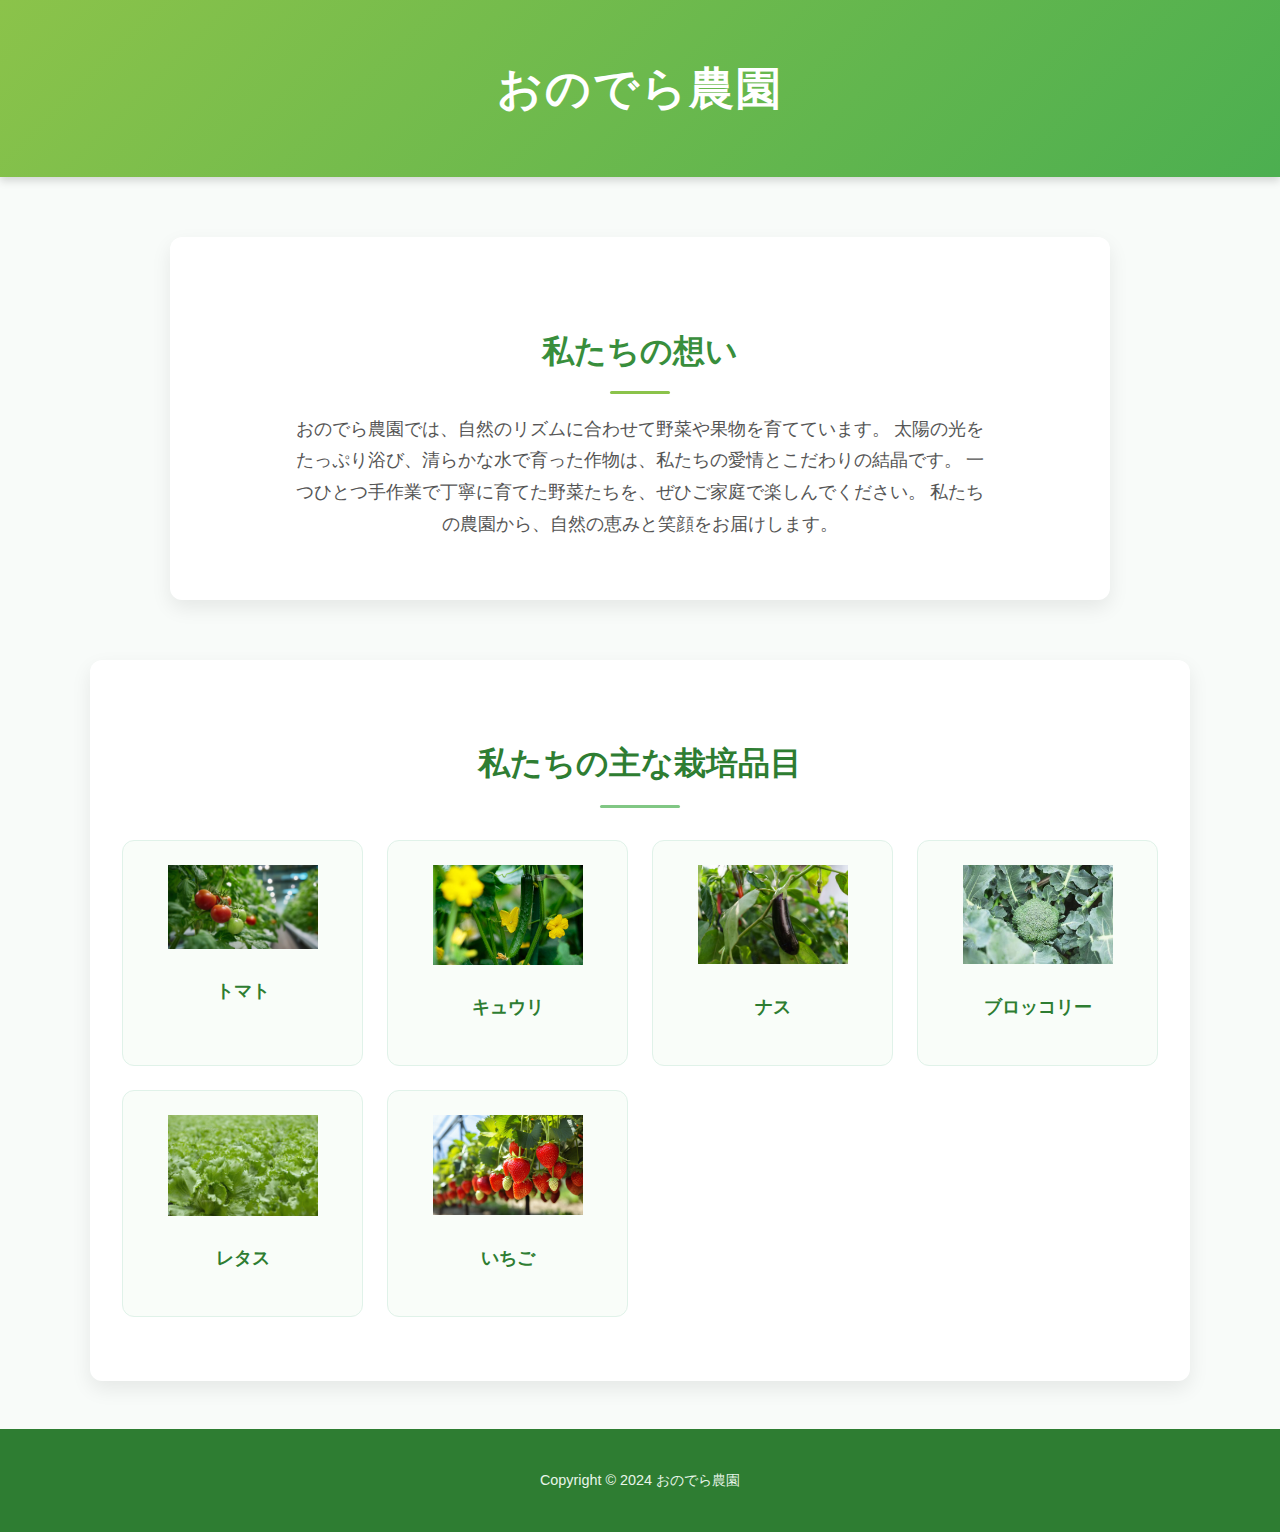
<file: index.html>
<!DOCTYPE html>
<html lang="ja">
<head>
    <meta charset="UTF-8">
    <meta name="viewport" content="width=device-width, initial-scale=1.0">
    <title>おのでら農園 - 自然の恵みをお届けします</title>
    <link rel="stylesheet" href="style.css">
</head>
<body>

<header>
    <h1>おのでら農園</h1>
</header>

<!-- 生産者の想いセクション -->
<section class="farmer-thoughts">
    <div class="thoughts-container">
        <h2>私たちの想い</h2>
        <p>
            おのでら農園では、自然のリズムに合わせて野菜や果物を育てています。  
            太陽の光をたっぷり浴び、清らかな水で育った作物は、私たちの愛情とこだわりの結晶です。  
            一つひとつ手作業で丁寧に育てた野菜たちを、ぜひご家庭で楽しんでください。  
            私たちの農園から、自然の恵みと笑顔をお届けします。
        </p>
    </div>
</section>

<main class="container">
    <section class="section" id="products">
        <h2 class="section-title">私たちの主な栽培品目</h2>
        <ul class="item-list">
            <li>
                <a href="pages/tomato.html">
                    <img src="images/tomato.jpg" alt="トマト" width="150">
                    <p>トマト</p>
                </a>
            </li>
            <li>
                <a href="pages/cucumber.html">
                    <img src="images/cucumber.jpg" alt="キュウリ" width="150">
                    <p>キュウリ</p>
                </a>
            </li>
            <li>
                <a href="pages/nasu.html">
                    <img src="images/nasu.jpg" alt="ナス" width="150">
                    <p>ナス</p>
                </a>
            </li>
            <li>
                <a href="pages/broccoli.html">
                    <img src="images/broccoli.jpg" alt="ブロッコリー" width="150">
                    <p>ブロッコリー</p>
                </a>
            </li>
             <li>
                <a href="pages/lettuce.html">
                    <img src="images/lettuce.jpg" alt="レタス" width="150">
                    <p>レタス</p>
                </a>
            </li>
            <li>
                <a href="pages/strawberry.html">
                    <img src="images/strawberry.jpg" alt="いちご" width="150">
                    <p>いちご</p>
                </a>
            </li>
        </ul>
    </section>
</main>

<footer>
    <p>Copyright © 2024 おのでら農園</p>
</footer>

</body>
</html>
</file>
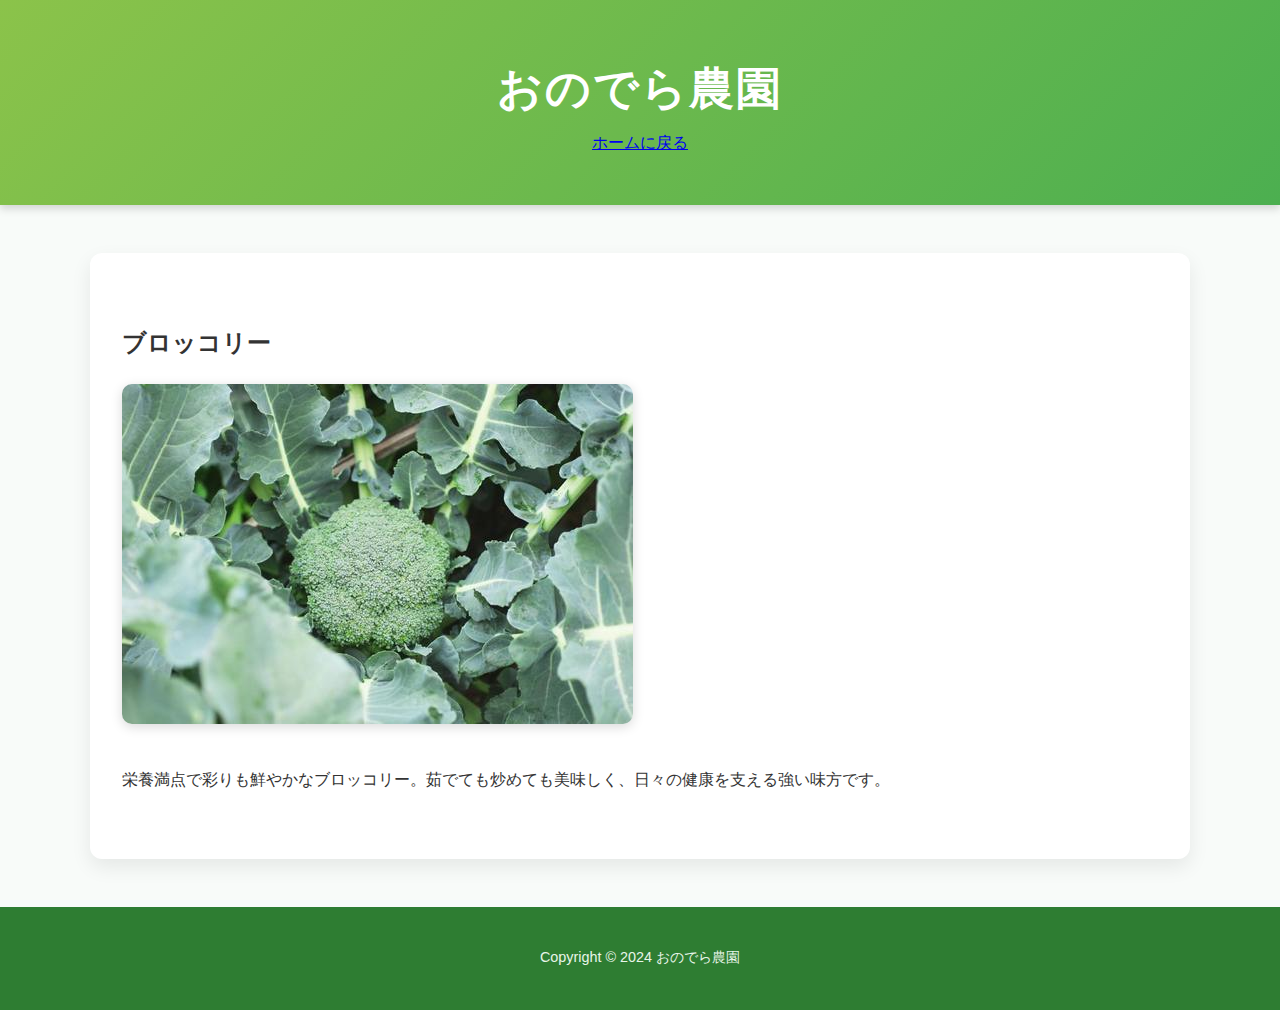
<file: broccoli.html>
<!DOCTYPE html>
<html lang="ja">
<head>
    <meta charset="UTF-8">
    <meta name="viewport" content="width=device-width, initial-scale=1.0">
    <title>ブロッコリー - おのでら農園</title>
    <link rel="stylesheet" href="style.css">
</head>
<body>

    <header>
        <h1>おのでら農園</h1>
        <nav>
            <a href="index.html">ホームに戻る</a>
        </nav>
    </header>

    <main class="container">
        <section class="section">
            <h2>ブロッコリー</h2>
            <img src="images/broccoli.jpg" alt="ブロッコリーの写真" class="product-image">
            <p>栄養満点で彩りも鮮やかなブロッコリー。茹でても炒めても美味しく、日々の健康を支える強い味方です。</p>
        </section>
    </main>

    <footer>
        <p>Copyright © 2024 おのでら農園</p>
    </footer>

</body>
</html>
</file>
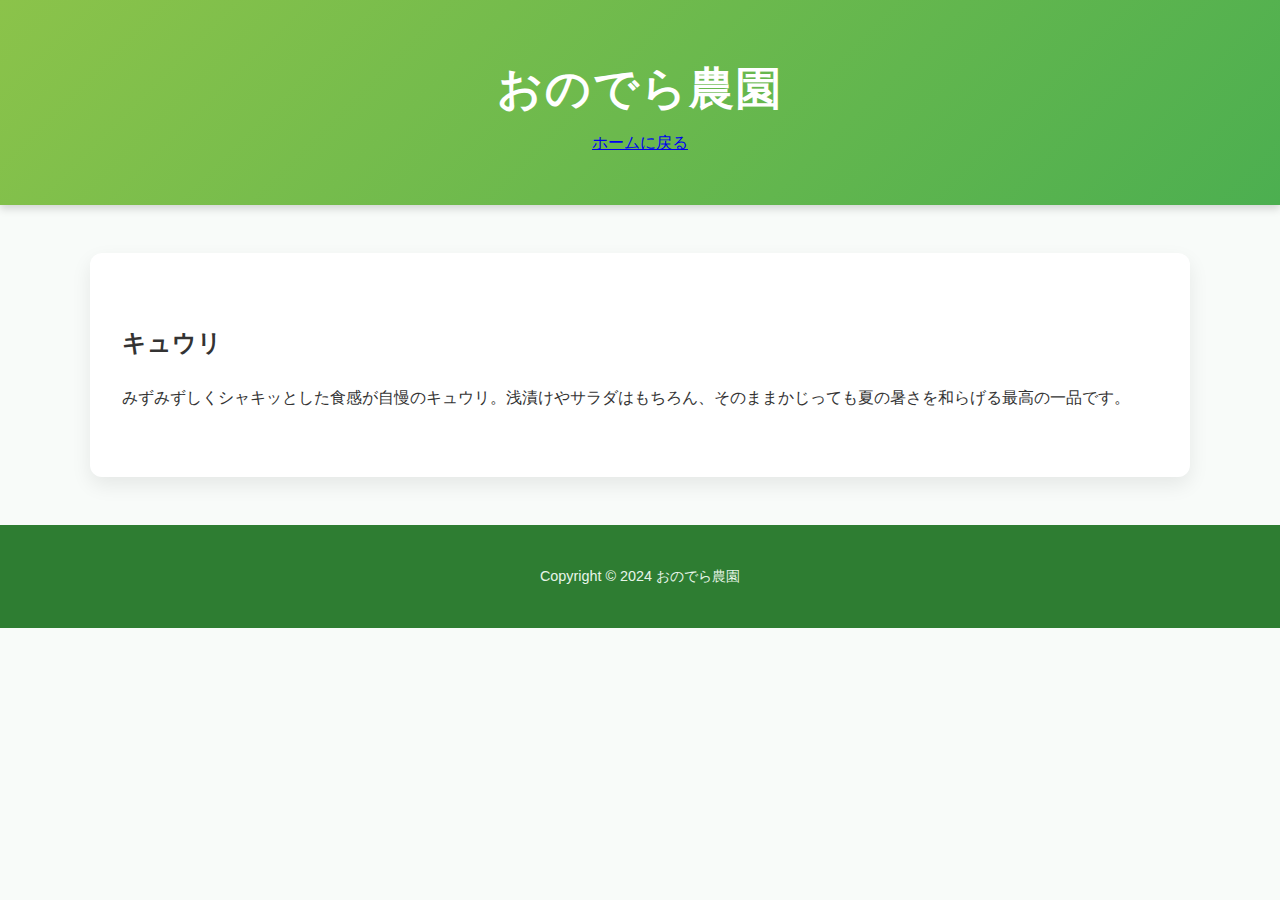
<file: cucumber.html>
<!DOCTYPE html>
<html lang="ja">
<head>
    <meta charset="UTF-8">
    <meta name="viewport" content="width=device-width, initial-scale=1.0">
    <title>キュウリ - おのでら農園</title>
    <link rel="stylesheet" href="style.css">
</head>
<body>

    <header>
        <h1>おのでら農園</h1>
        <nav>
            <a href="index.html">ホームに戻る</a>
        </nav>
    </header>

    <main class="container">
        <section class="section">
            <h2>キュウリ</h2>
            <p>みずみずしくシャキッとした食感が自慢のキュウリ。浅漬けやサラダはもちろん、そのままかじっても夏の暑さを和らげる最高の一品です。</p>
        </section>
    </main>

    <footer>
        <p>Copyright © 2024 おのでら農園</p>
    </footer>

</body>
</html>
</file>
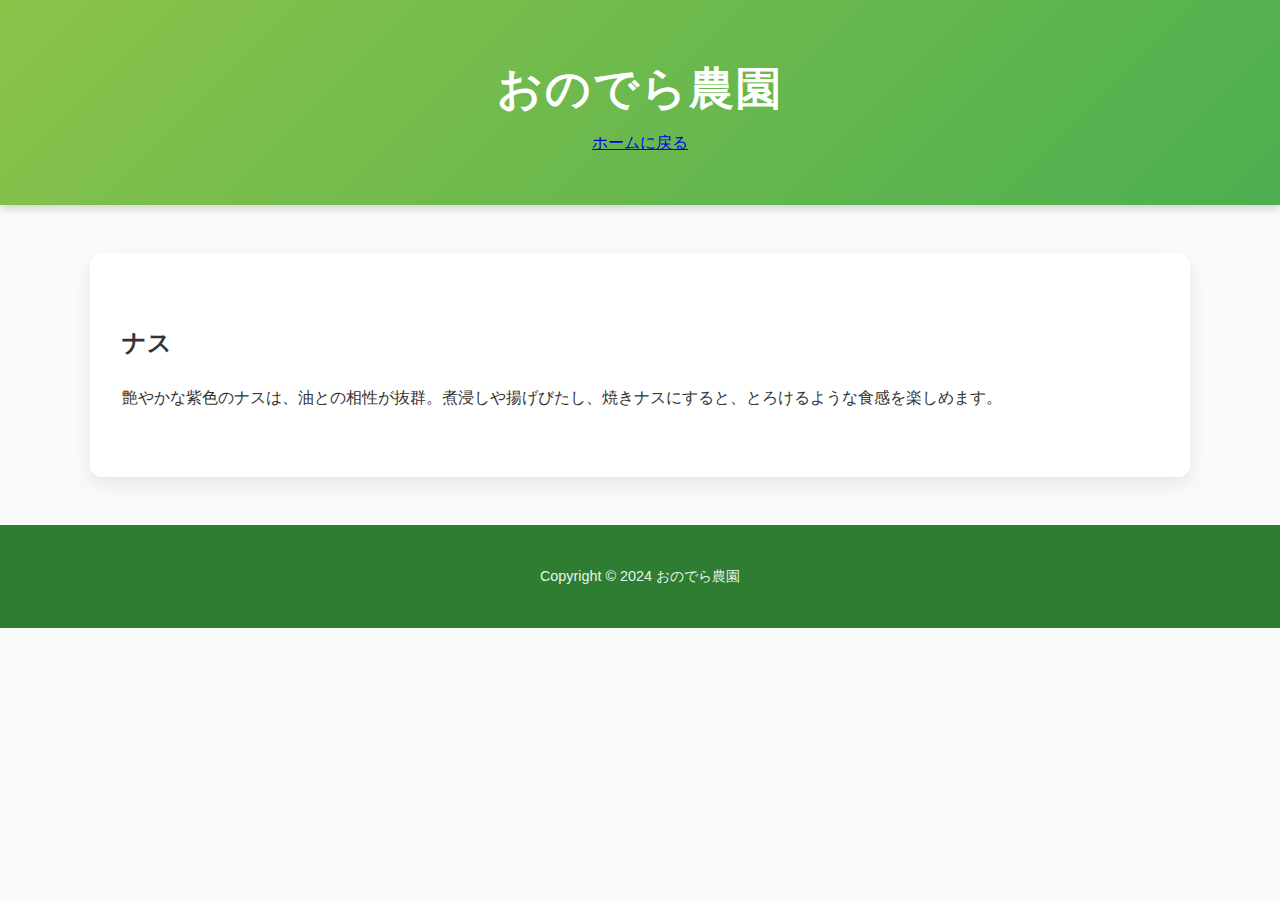
<file: eggplant.html>
<!DOCTYPE html>
<html lang="ja">
<head>
    <meta charset="UTF-8">
    <meta name="viewport" content="width=device-width, initial-scale=1.0">
    <title>ナス - おのでら農園</title>
    <link rel="stylesheet" href="style.css">
</head>
<body>

    <header>
        <h1>おのでら農園</h1>
        <nav>
            <a href="index.html">ホームに戻る</a>
        </nav>
    </header>

    <main class="container">
        <section class="section">
            <h2>ナス</h2>
            <p>艶やかな紫色のナスは、油との相性が抜群。煮浸しや揚げびたし、焼きナスにすると、とろけるような食感を楽しめます。</p>
        </section>
    </main>

    <footer>
        <p>Copyright © 2024 おのでら農園</p>
    </footer>

</body>
</html>
</file>
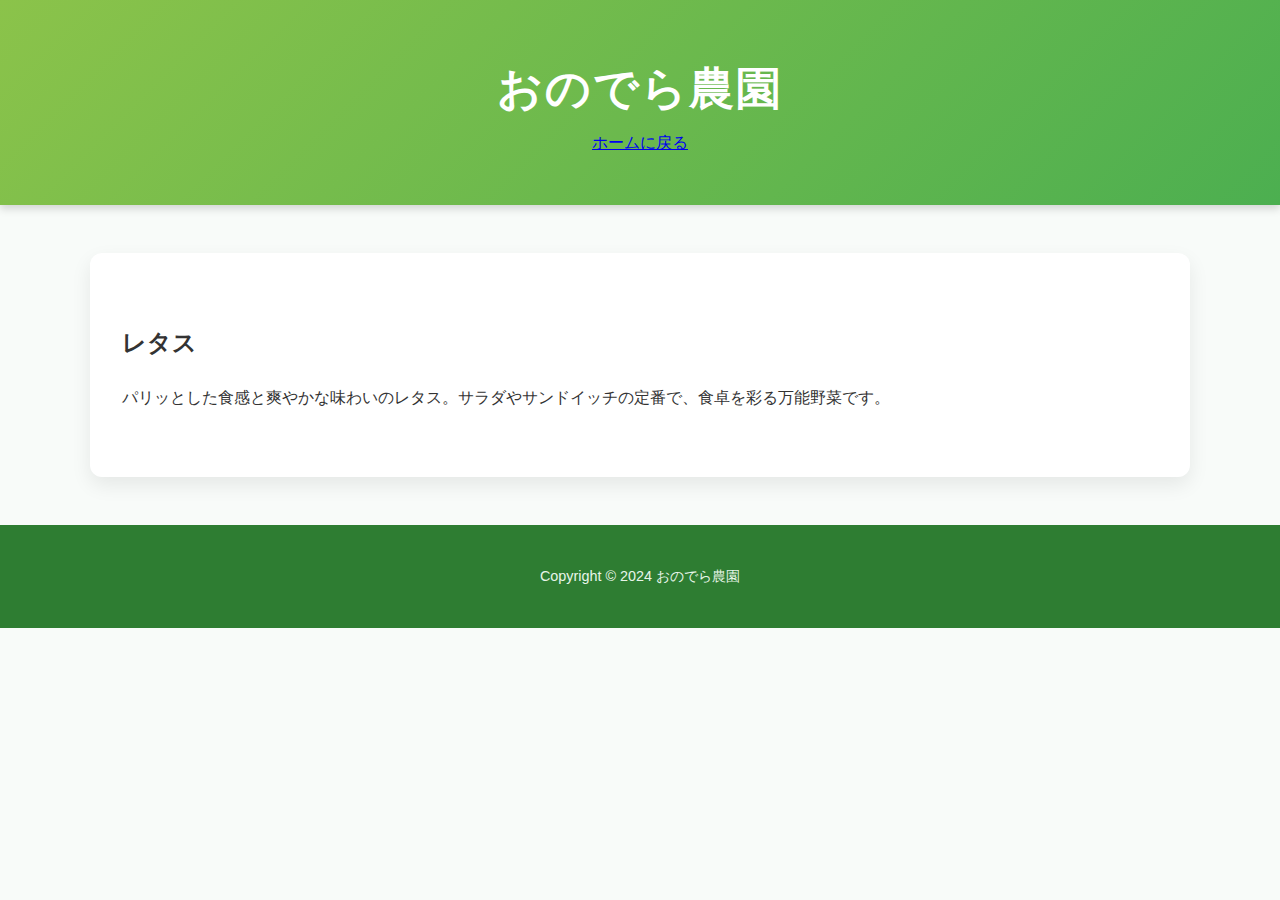
<file: lettuce.html>
<!DOCTYPE html>
<html lang="ja">
<head>
    <meta charset="UTF-8">
    <meta name="viewport" content="width=device-width, initial-scale=1.0">
    <title>レタス - おのでら農園</title>
    <link rel="stylesheet" href="style.css">
</head>
<body>

    <header>
        <h1>おのでら農園</h1>
        <nav>
            <a href="index.html">ホームに戻る</a>
        </nav>
    </header>

    <main class="container">
        <section class="section">
            <h2>レタス</h2>
            <p>パリッとした食感と爽やかな味わいのレタス。サラダやサンドイッチの定番で、食卓を彩る万能野菜です。</p>
        </section>
    </main>

    <footer>
        <p>Copyright © 2024 おのでら農園</p>
    </footer>

</body>
</html>
</file>
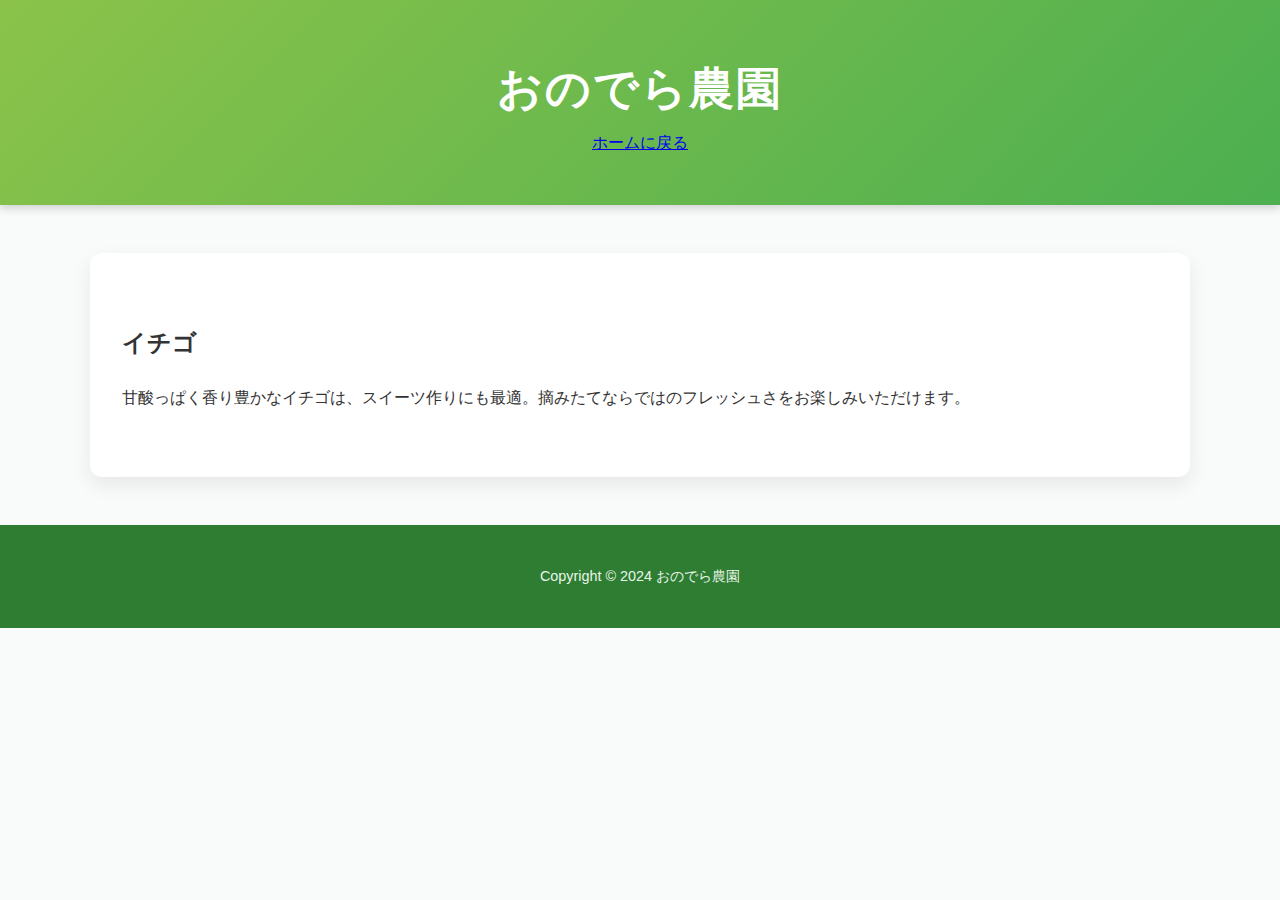
<file: strawberry.html>
<!DOCTYPE html>
<html lang="ja">
<head>
    <meta charset="UTF-8">
    <meta name="viewport" content="width=device-width, initial-scale=1.0">
    <title>イチゴ - おのでら農園</title>
    <link rel="stylesheet" href="style.css">
</head>
<body>

    <header>
        <h1>おのでら農園</h1>
        <nav>
            <a href="index.html">ホームに戻る</a>
        </nav>
    </header>

    <main class="container">
        <section class="section">
            <h2>イチゴ</h2>
            <p>甘酸っぱく香り豊かなイチゴは、スイーツ作りにも最適。摘みたてならではのフレッシュさをお楽しみいただけます。</p>
        </section>
    </main>

    <footer>
        <p>Copyright © 2024 おのでら農園</p>
    </footer>

</body>
</html>
</file>
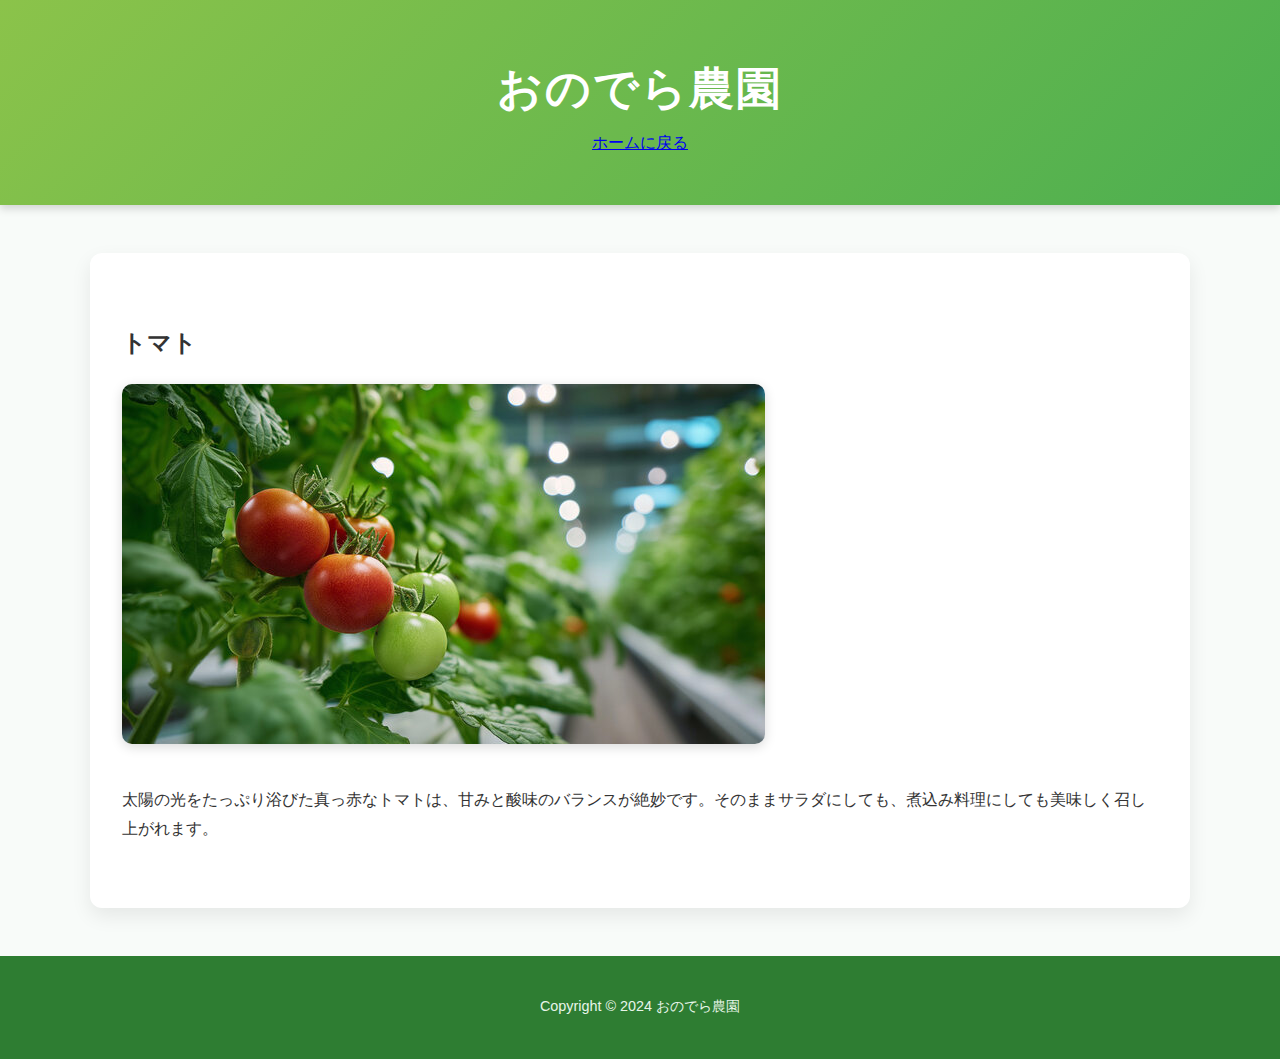
<file: tomato.html>
<!DOCTYPE html>
<html lang="ja">
<head>
    <meta charset="UTF-8">
    <meta name="viewport" content="width=device-width, initial-scale=1.0">
    <title>トマト - おのでら農園</title>
    <link rel="stylesheet" href="style.css">
</head>
<body>

    <header>
        <h1>おのでら農園</h1>
        <nav>
            <a href="index.html">ホームに戻る</a>
        </nav>
    </header>

    <main class="container">
        <section class="section">
            <h2>トマト</h2>
            <img src="images/tomato.jpg" alt="トマトの写真" class="product-image">
            <p>太陽の光をたっぷり浴びた真っ赤なトマトは、甘みと酸味のバランスが絶妙です。そのままサラダにしても、煮込み料理にしても美味しく召し上がれます。</p>
        </section>
    </main>

    <footer>
        <p>Copyright © 2024 おのでら農園</p>
    </footer>

</body>
</html>
</file>
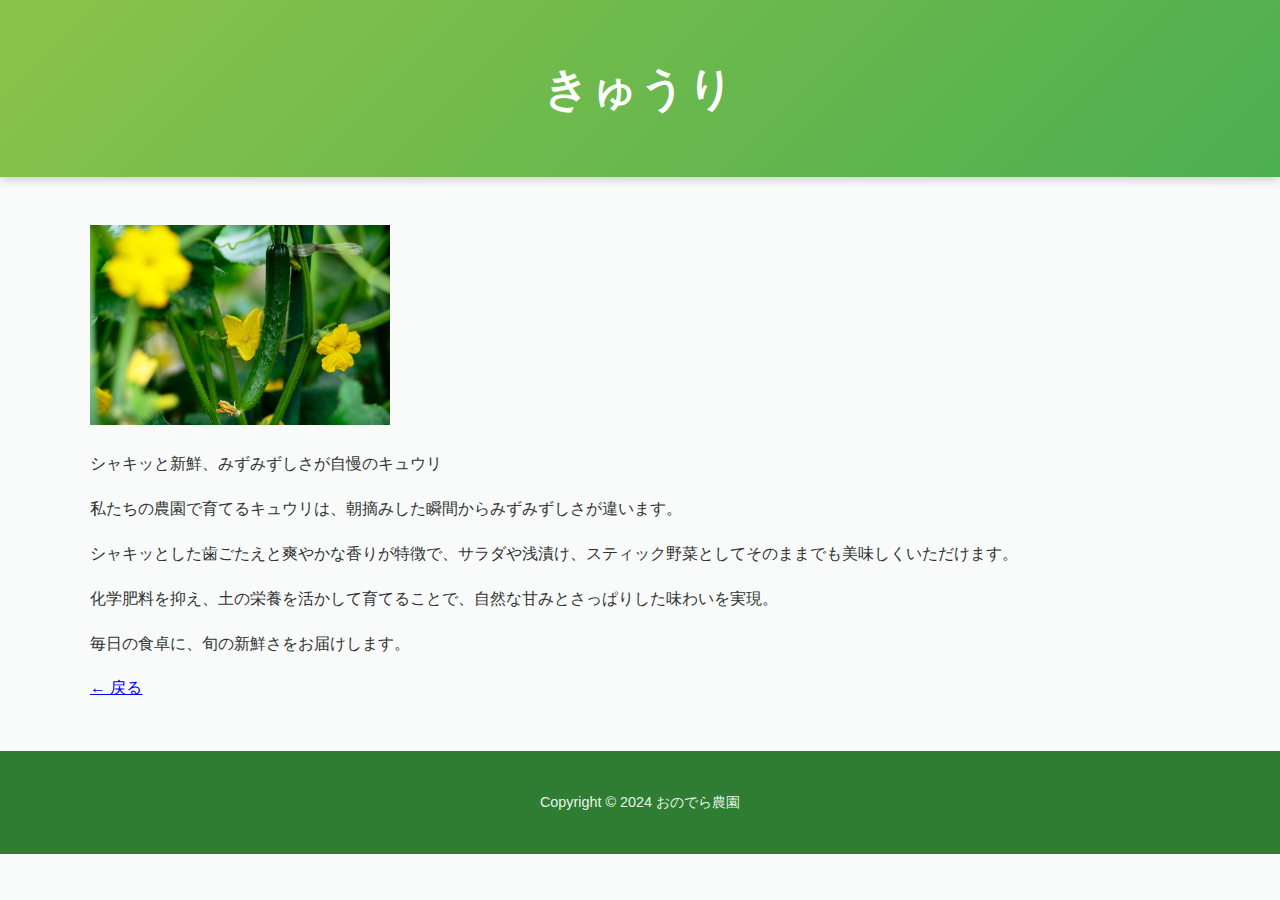
<file: pages/cucumber.html>
<!DOCTYPE html>
<html lang="ja">
<head>
    <meta charset="UTF-8">
    <meta name="viewport" content="width=device-width, initial-scale=1.0">
    <title>きゅうり - おのでら農園</title>
    <link rel="stylesheet" href="../style.css">
</head>
<body>
<header>
    <h1>きゅうり</h1>
</header>

<main class="container">
    <img src="../images/cucumber.jpg" alt="きゅうり" width="300">
    <p>シャキッと新鮮、みずみずしさが自慢のキュウリ</p>
    <p>私たちの農園で育てるキュウリは、朝摘みした瞬間からみずみずしさが違います。</p>
    <p>シャキッとした歯ごたえと爽やかな香りが特徴で、サラダや浅漬け、スティック野菜としてそのままでも美味しくいただけます。</p>
    <p>化学肥料を抑え、土の栄養を活かして育てることで、自然な甘みとさっぱりした味わいを実現。</p>
    <p>毎日の食卓に、旬の新鮮さをお届けします。</p>
    
    <p><a href="../index.html">← 戻る</a></p>
</main>

<footer>
    <p>Copyright © 2024 おのでら農園</p>
</footer>
</body>
</html>
</file>
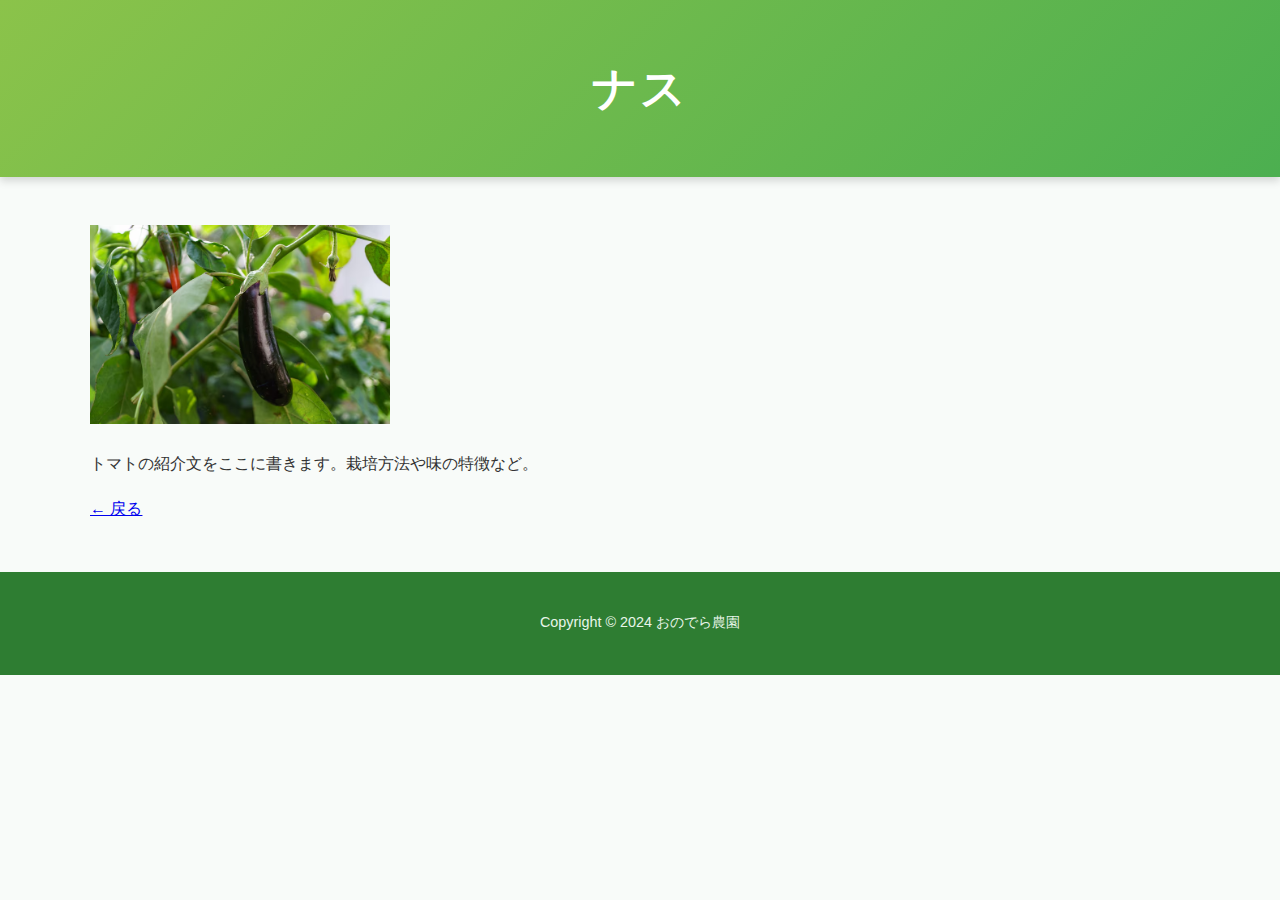
<file: pages/eggplant.html>
<!DOCTYPE html>
<html lang="ja">
<head>
    <meta charset="UTF-8">
    <meta name="viewport" content="width=device-width, initial-scale=1.0">
    <title>ナス - おのでら農園</title>
    <link rel="stylesheet" href="../style.css">
</head>
<body>
<header>
    <h1>ナス</h1>
</header>

<main class="container">
    <img src="../images/nasu.jpg" alt="ナス" width="300">
    <p>トマトの紹介文をここに書きます。栽培方法や味の特徴など。</p>
    <p><a href="../index.html">← 戻る</a></p>
</main>

<footer>
    <p>Copyright © 2024 おのでら農園</p>
</footer>
</body>
</html>
</file>
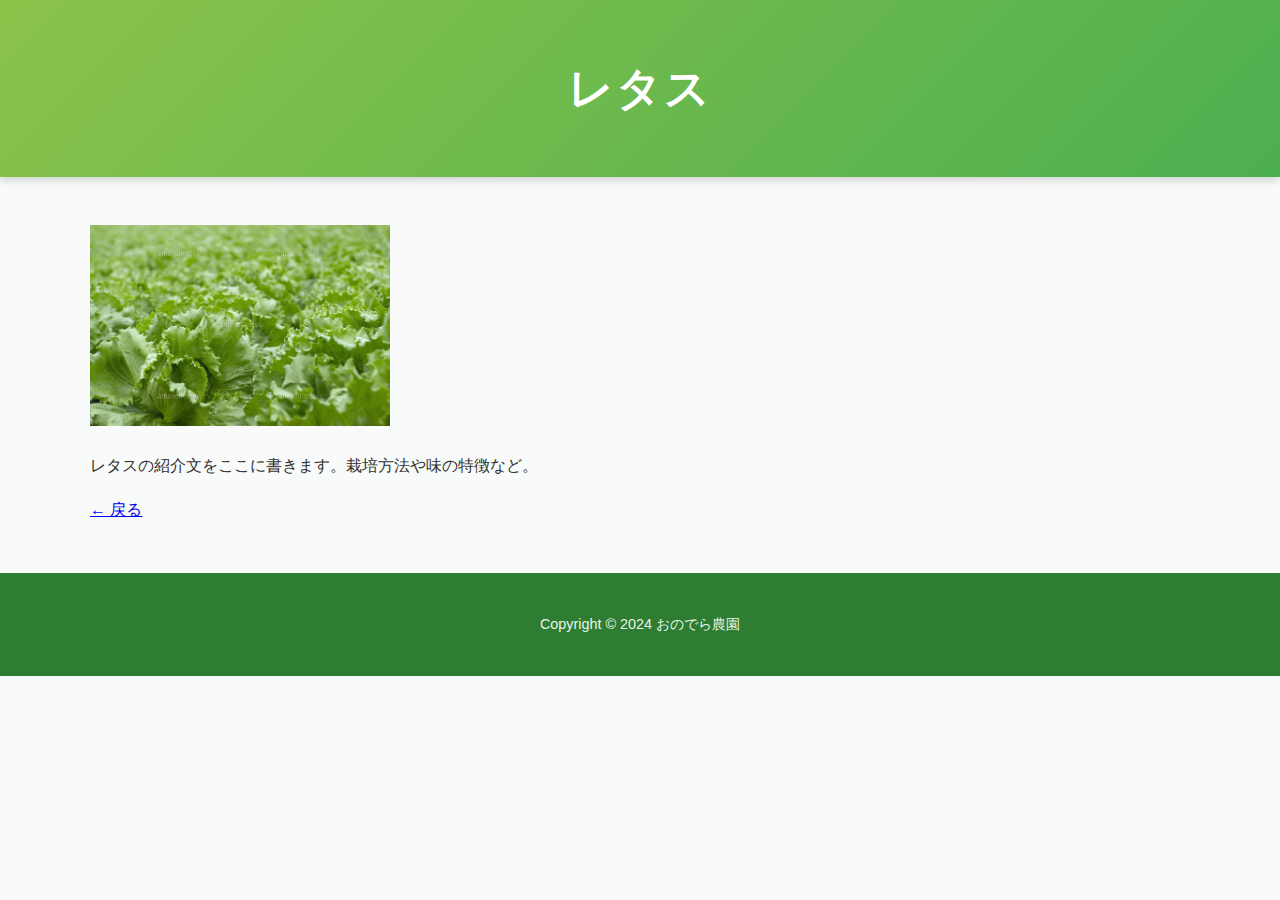
<file: pages/lettuce.html>
<!DOCTYPE html>
<html lang="ja">
<head>
    <meta charset="UTF-8">
    <meta name="viewport" content="width=device-width, initial-scale=1.0">
    <title>レタス - おのでら農園</title>
    <link rel="stylesheet" href="../style.css">
</head>
<body>
<header>
    <h1>レタス</h1>
</header>

<main class="container">
    <img src="../images/lettuce.jpg" alt="レタス" width="300">
    <p>レタスの紹介文をここに書きます。栽培方法や味の特徴など。</p>
    <p><a href="../index.html">← 戻る</a></p>
</main>

<footer>
    <p>Copyright © 2024 おのでら農園</p>
</footer>
</body>
</html>
</file>
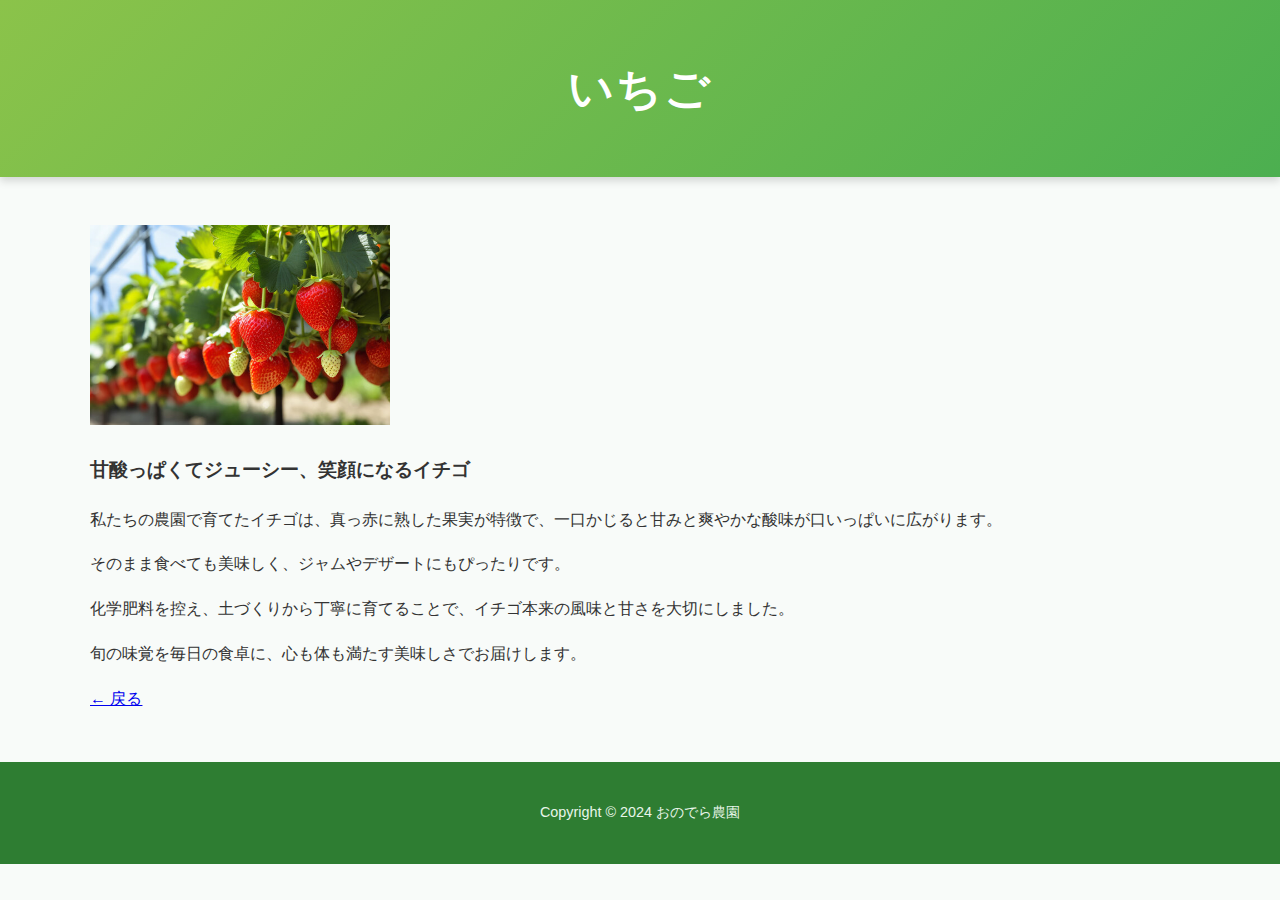
<file: pages/strawberry.html>
<!DOCTYPE html>
<html lang="ja">
<head>
    <meta charset="UTF-8">
    <meta name="viewport" content="width=device-width, initial-scale=1.0">
    <title>いちご - おのでら農園</title>
    <link rel="stylesheet" href="../style.css">
</head>
<body>
<header>
    <h1>いちご</h1>
</header>

<main class="container">
    <img src="../images/strawberry.jpg" alt="いちご" width="300">
    <h3>甘酸っぱくてジューシー、笑顔になるイチゴ</h3>
    <p>私たちの農園で育てたイチゴは、真っ赤に熟した果実が特徴で、一口かじると甘みと爽やかな酸味が口いっぱいに広がります。</p>
    <p>そのまま食べても美味しく、ジャムやデザートにもぴったりです。</p>
    <p>化学肥料を控え、土づくりから丁寧に育てることで、イチゴ本来の風味と甘さを大切にしました。</p>
    <p>旬の味覚を毎日の食卓に、心も体も満たす美味しさでお届けします。 </p>
    
    <p><a href="../index.html">← 戻る</a></p>
</main>

<footer>
    <p>Copyright © 2024 おのでら農園</p>
</footer>
</body>
</html>
</file>
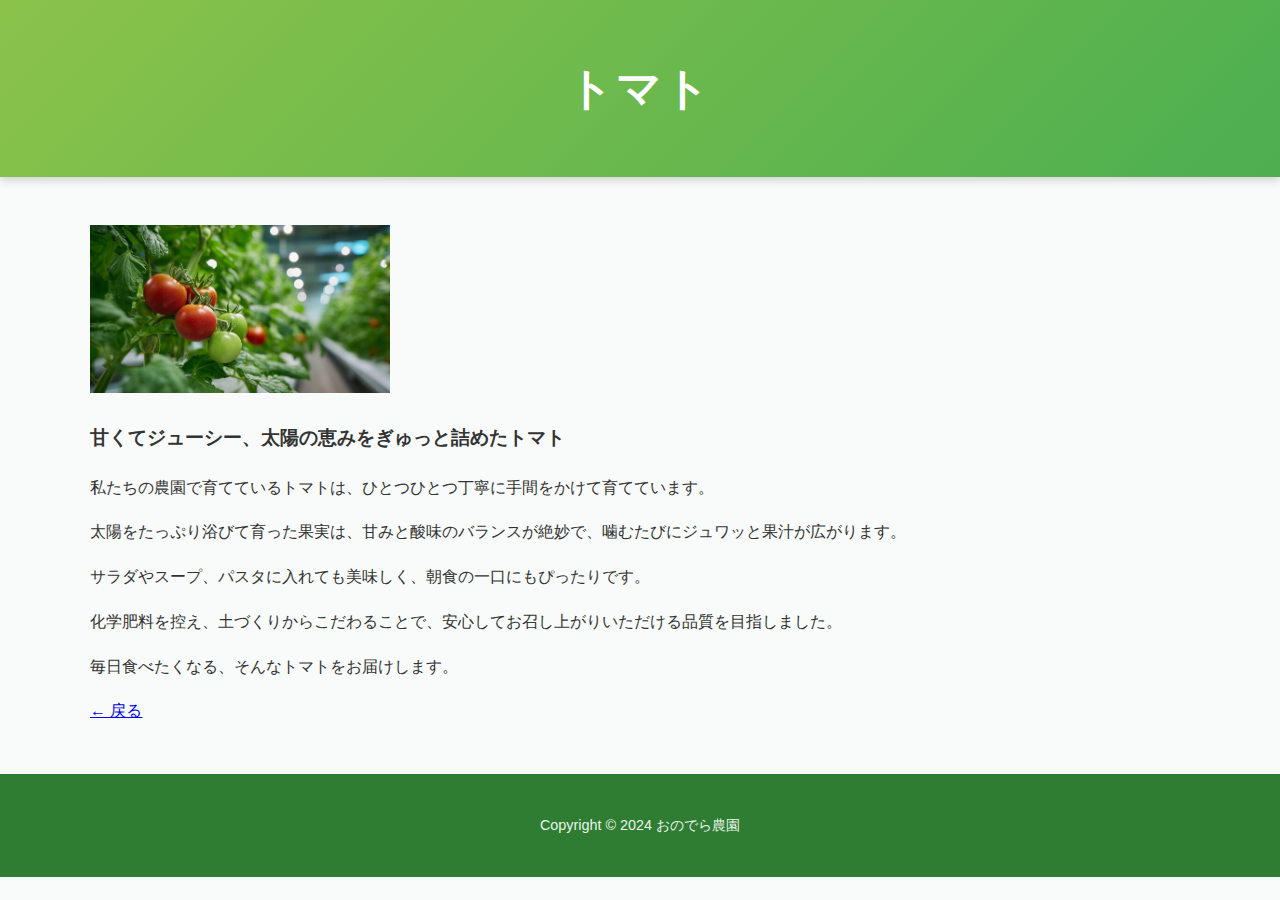
<file: pages/tomato.html>
<!DOCTYPE html>
<html lang="ja">
<head>
    <meta charset="UTF-8">
    <meta name="viewport" content="width=device-width, initial-scale=1.0">
    <title>トマト - おのでら農園</title>
    <link rel="stylesheet" href="../style.css">
</head>
<body>
<header>
    <h1>トマト</h1>
</header>

<main class="container">
    <img src="../images/tomato.jpg" alt="トマト" width="300">
    <h3>甘くてジューシー、太陽の恵みをぎゅっと詰めたトマト</h3>
    <p>私たちの農園で育てているトマトは、ひとつひとつ丁寧に手間をかけて育てています。</p>
    <p>太陽をたっぷり浴びて育った果実は、甘みと酸味のバランスが絶妙で、噛むたびにジュワッと果汁が広がります。</p>
    <p>サラダやスープ、パスタに入れても美味しく、朝食の一口にもぴったりです。</p>
    <p>化学肥料を控え、土づくりからこだわることで、安心してお召し上がりいただける品質を目指しました。</p>
    <p>毎日食べたくなる、そんなトマトをお届けします。</p>
    <p><a href="../index.html">← 戻る</a></p>
</main>

<footer>
    <p>Copyright © 2024 おのでら農園</p>
</footer>
</body>
</html>
</file>
<file: style.css>
body {
    font-family: 'Roboto', 'Noto Serif JP', sans-serif;
    margin: 0;
    padding: 0;
    background: #f8fbf9;
    color: #333;
    line-height: 1.8;
}

/* ヘッダー */
header {
    background: linear-gradient(135deg, #8bc34a, #4caf50);
    color: #fff;
    padding: 3rem 1rem;
    text-align: center;
    box-shadow: 0 4px 8px rgba(0,0,0,0.15);
}
header h1 {
    margin: 0;
    font-size: 2.8rem;
    font-weight: 700;
    letter-spacing: 2px;
}

/* 生産者の想い */
.farmer-thoughts {
    background: #ffffff;
    padding: 60px 20px;
    text-align: center;
    margin: 60px auto;
    max-width: 900px;
    border-radius: 12px;
    box-shadow: 0 8px 20px rgba(0,0,0,0.08);
}
.farmer-thoughts h2 {
    font-size: 2rem;
    color: #388e3c;
    margin-bottom: 20px;
    position: relative;
}
.farmer-thoughts h2::after {
    content: "";
    display: block;
    width: 60px;
    height: 3px;
    background: #8bc34a;
    margin: 10px auto 0;
    border-radius: 2px;
}
.farmer-thoughts p {
    font-size: 1.1rem;
    color: #555;
    max-width: 700px;
    margin: 0 auto;
}

/* 農園のこだわり */
.farm-highlights {
    padding: 70px 20px;
    background: #f4f9f6;
    text-align: center;
}
.farm-highlights h2 {
    font-size: 2rem;
    color: #2e7d32;
    margin-bottom: 50px;
    position: relative;
}
.farm-highlights h2::after {
    content: "";
    display: block;
    width: 80px;
    height: 3px;
    background: #81c784;
    margin: 15px auto 0;
    border-radius: 2px;
}
.highlights-container {
    display: flex;
    flex-wrap: wrap;
    justify-content: center;
    gap: 40px;
}
.highlight {
    background: #fff;
    padding: 25px;
    border-radius: 12px;
    width: 260px;
    box-shadow: 0 6px 16px rgba(0,0,0,0.1);
    transition: transform 0.3s, box-shadow 0.3s;
}
.highlight:hover {
    transform: translateY(-6px);
    box-shadow: 0 10px 24px rgba(0,0,0,0.15);
}
.highlight img {
    max-width: 100%;
    border-radius: 8px;
    margin-bottom: 15px;
}
.highlight h3 {
    font-size: 1.3rem;
    color: #388e3c;
    margin-bottom: 10px;
}
.highlight p {
    font-size: 0.95rem;
    color: #555;
}

/* 栽培品目 */
.container {
    max-width: 1100px;
    margin: 3rem auto;
    padding: 0 1rem;
}
.section {
    background: #fff;
    padding: 3rem 2rem;
    margin-bottom: 3rem;
    border-radius: 12px;
    box-shadow: 0 8px 20px rgba(0,0,0,0.08);
}
.section-title {
    font-size: 2rem;
    color: #2e7d32;
    margin-bottom: 2rem;
    text-align: center;
    position: relative;
}
.section-title::after {
    content: "";
    display: block;
    width: 80px;
    height: 3px;
    background: #81c784;
    margin: 12px auto 0;
    border-radius: 2px;
}
.item-list {
    list-style: none;
    padding: 0;
    display: grid;
    grid-template-columns: repeat(auto-fit, minmax(220px, 1fr));
    gap: 1.5rem;
}
.item-list li {
    background: #f9fdf9;
    border: 1px solid #e0f2e9;
    border-radius: 12px;
    padding: 1.5rem;
    text-align: center;
    transition: transform 0.3s, box-shadow 0.3s;
}
.item-list li:hover {
    transform: translateY(-5px);
    box-shadow: 0 8px 20px rgba(0,0,0,0.12);
}
.item-list a {
    text-decoration: none;
    color: inherit;
}
.product-image {
    max-width: 100%;
    border-radius: 10px;
    box-shadow: 0 3px 12px rgba(0,0,0,0.15);
    margin-bottom: 1rem;
    transition: transform 0.3s;
}
.item-list li:hover .product-image {
    transform: scale(1.05);
}
.item-list p {
    font-size: 1.1rem;
    font-weight: 600;
    color: #2e7d32;
}

/* フッター */
footer {
    background: #2e7d32;
    color: #e8f5e9;
    text-align: center;
    padding: 1.5rem 0;
    font-size: 0.9rem;
}

/* レスポンシブ */
@media (max-width: 768px) {
    header h1 { font-size: 2.2rem; }
    .section-title { font-size: 1.6rem; }
}
</file>
